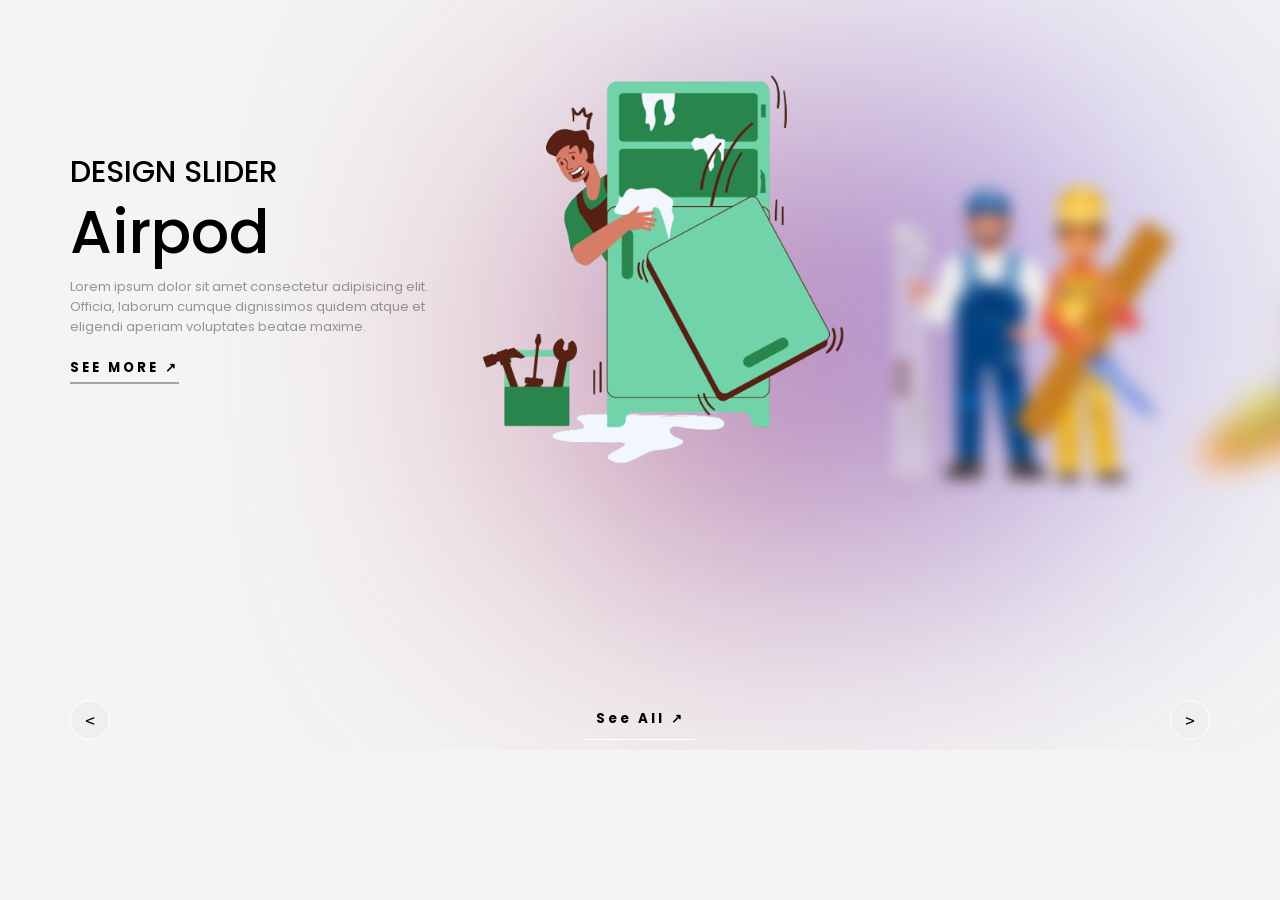
<file: slider.html>
<!DOCTYPE html>
<html lang="en">
<head>
    <meta charset="UTF-8">
    <meta name="viewport" content="width=device-width, initial-scale=1.0">
    <link rel="stylesheet" href="slicers/style.css">
</head>
<body>
    

    <div class="carousel">
        <div class="list">
            <div class="item">
                <img src="slicers/images/img1.png">
                <div class="introduce">
                    <div class="title">DESIGN SLIDER</div>
                    <div class="topic">Airpod</div>
                    <div class="des">
                        <!-- 20 lorem -->
                        Lorem ipsum dolor sit amet consectetur adipisicing elit. Officia, laborum cumque dignissimos quidem atque et eligendi aperiam voluptates beatae maxime.
                    </div>
                    <button class="seeMore">SEE MORE &#8599</button>
                </div>
                <div class="detail">
                    <div class="title">Airpod GHTK</div>
                    <div class="des">
                        <!-- lorem 50 -->
                        Lorem ipsum dolor sit amet, consectetur adipisicing elit. Dolor, reiciendis suscipit nobis nulla animi, modi explicabo quod corrupti impedit illo, accusantium in eaque nam quia adipisci aut distinctio porro eligendi. Reprehenderit nostrum consequuntur ea! Accusamus architecto dolores modi ducimus facilis quas voluptatibus! Tempora ratione accusantium magnam nulla tenetur autem beatae.
                    </div>
                    <div class="specifications">
                        <div>
                            <p>Used Time</p>
                            <p>6 hours</p>
                        </div>
                        <div>
                            <p>Charging port</p>
                            <p>Type-C</p>
                        </div>
                        <div>
                            <p>Compatible</p>
                            <p>Android</p>
                        </div>
                        <div>
                            <p>Bluetooth</p>
                            <p>5.3</p>
                        </div>
                        <div>
                            <p>Controlled</p>
                            <p>Touch</p>
                        </div>
                    </div>
                    <div class="checkout">
                        <button>ADD TO CART</button>
                        <button>CHECKOUT</button>
                    </div>
                </div>
            </div>

            <div class="item">
                <img src="slicers/images/img2.png">
                <div class="introduce">
                    <div class="title">DESIGN SLIDER</div>
                    <div class="topic">Airpod</div>
                    <div class="des">
                        <!-- 20 lorem -->
                        Lorem ipsum dolor sit amet consectetur adipisicing elit. Officia, laborum cumque dignissimos quidem atque et eligendi aperiam voluptates beatae maxime.
                    </div>
                    <button class="seeMore">SEE MORE &#8599</button>
                </div>
                <div class="detail">
                    <div class="title">Airpod GHTK</div>
                    <div class="des">
                        <!-- lorem 50 -->
                        Lorem ipsum dolor sit amet, consectetur adipisicing elit. Dolor, reiciendis suscipit nobis nulla animi, modi explicabo quod corrupti impedit illo, accusantium in eaque nam quia adipisci aut distinctio porro eligendi. Reprehenderit nostrum consequuntur ea! Accusamus architecto dolores modi ducimus facilis quas voluptatibus! Tempora ratione accusantium magnam nulla tenetur autem beatae.
                    </div>
                    <div class="specifications">
                        <div>
                            <p>Used Time</p>
                            <p>6 hours</p>
                        </div>
                        <div>
                            <p>Charging port</p>
                            <p>Type-C</p>
                        </div>
                        <div>
                            <p>Compatible</p>
                            <p>Android</p>
                        </div>
                        <div>
                            <p>Bluetooth</p>
                            <p>5.3</p>
                        </div>
                        <div>
                            <p>Controlled</p>
                            <p>Touch</p>
                        </div>
                    </div>
                    <div class="checkout">
                        <button>ADD TO CART</button>
                        <button>CHECKOUT</button>
                    </div>
                </div>
            </div>

            <div class="item">
                <img src="slicers/images/img3.png">
                <div class="introduce">
                    <div class="title">DESIGN SLIDER</div>
                    <div class="topic">Airpod</div>
                    <div class="des">
                        <!-- 20 lorem -->
                        Lorem ipsum dolor sit amet consectetur adipisicing elit. Officia, laborum cumque dignissimos quidem atque et eligendi aperiam voluptates beatae maxime.
                    </div>
                    <button class="seeMore">SEE MORE &#8599</button>
                </div>
                <div class="detail">
                    <div class="title">Airpod GHTK</div>
                    <div class="des">
                        <!-- lorem 50 -->
                        Lorem ipsum dolor sit amet, consectetur adipisicing elit. Dolor, reiciendis suscipit nobis nulla animi, modi explicabo quod corrupti impedit illo, accusantium in eaque nam quia adipisci aut distinctio porro eligendi. Reprehenderit nostrum consequuntur ea! Accusamus architecto dolores modi ducimus facilis quas voluptatibus! Tempora ratione accusantium magnam nulla tenetur autem beatae.
                    </div>
                    <div class="specifications">
                        <div>
                            <p>Used Time</p>
                            <p>6 hours</p>
                        </div>
                        <div>
                            <p>Charging port</p>
                            <p>Type-C</p>
                        </div>
                        <div>
                            <p>Compatible</p>
                            <p>Android</p>
                        </div>
                        <div>
                            <p>Bluetooth</p>
                            <p>5.3</p>
                        </div>
                        <div>
                            <p>Controlled</p>
                            <p>Touch</p>
                        </div>
                    </div>
                    <div class="checkout">
                        <button>ADD TO CART</button>
                        <button>CHECKOUT</button>
                    </div>
                </div>
            </div>

            <div class="item">
                <img src="slicers/images/img4.png">
                <div class="introduce">
                    <div class="title">DESIGN SLIDER</div>
                    <div class="topic">Airpod</div>
                    <div class="des">
                        <!-- 20 lorem -->
                        Lorem ipsum dolor sit amet consectetur adipisicing elit. Officia, laborum cumque dignissimos quidem atque et eligendi aperiam voluptates beatae maxime.
                    </div>
                    <button class="seeMore">SEE MORE &#8599</button>
                </div>
                <div class="detail">
                    <div class="title">Airpod GHTK</div>
                    <div class="des">
                        <!-- lorem 50 -->
                        Lorem ipsum dolor sit amet, consectetur adipisicing elit. Dolor, reiciendis suscipit nobis nulla animi, modi explicabo quod corrupti impedit illo, accusantium in eaque nam quia adipisci aut distinctio porro eligendi. Reprehenderit nostrum consequuntur ea! Accusamus architecto dolores modi ducimus facilis quas voluptatibus! Tempora ratione accusantium magnam nulla tenetur autem beatae.
                    </div>
                    <div class="specifications">
                        <div>
                            <p>Used Time</p>
                            <p>6 hours</p>
                        </div>
                        <div>
                            <p>Charging port</p>
                            <p>Type-C</p>
                        </div>
                        <div>
                            <p>Compatible</p>
                            <p>Android</p>
                        </div>
                        <div>
                            <p>Bluetooth</p>
                            <p>5.3</p>
                        </div>
                        <div>
                            <p>Controlled</p>
                            <p>Touch</p>
                        </div>
                    </div>
                    <div class="checkout">
                        <button>ADD TO CART</button>
                        <button>CHECKOUT</button>
                    </div>
                </div>
            </div>

            <div class="item">
                <img src="slicers/images/img5.png">
                <div class="introduce">
                    <div class="title">DESIGN SLIDER</div>
                    <div class="topic">Airpod</div>
                    <div class="des">
                        <!-- 20 lorem -->
                        Lorem ipsum dolor sit amet consectetur adipisicing elit. Officia, laborum cumque dignissimos quidem atque et eligendi aperiam voluptates beatae maxime.
                    </div>
                    <button class="seeMore">SEE MORE &#8599</button>
                </div>
                <div class="detail">
                    <div class="title">Airpod</div>
                    <div class="des">
                        <!-- lorem 50 -->
                        Lorem ipsum dolor sit amet, consectetur adipisicing elit. Dolor, reiciendis suscipit nobis nulla animi, modi explicabo quod corrupti impedit illo, accusantium in eaque nam quia adipisci aut distinctio porro eligendi. Reprehenderit nostrum consequuntur ea! Accusamus architecto dolores modi ducimus facilis quas voluptatibus! Tempora ratione accusantium magnam nulla tenetur autem beatae.
                    </div>
                    <div class="specifications">
                        <div>
                            <p>Used Time</p>
                            <p>6 hours</p>
                        </div>
                        <div>
                            <p>Charging port</p>
                            <p>Type-C</p>
                        </div>
                        <div>
                            <p>Compatible</p>
                            <p>Android</p>
                        </div>
                        <div>
                            <p>Bluetooth</p>
                            <p>5.3</p>
                        </div>
                        <div>
                            <p>Controlled</p>
                            <p>Touch</p>
                        </div>
                    </div>
                    <div class="checkout">
                        <button>ADD TO CART</button>
                        <button>CHECKOUT</button>
                    </div>
                </div>
            </div>

            <div class="item">
                <img src="slicers/images/img6.png">
                <div class="introduce">
                    <div class="title">DESIGN SLIDER</div>
                    <div class="topic">Airpod</div>
                    <div class="des">
                        <!-- 20 lorem -->
                        Lorem ipsum dolor sit amet consectetur adipisicing elit. Officia, laborum cumque dignissimos quidem atque et eligendi aperiam voluptates beatae maxime.
                    </div>
                    <button class="seeMore">SEE MORE &#8599</button>
                </div>
                <div class="detail">
                    <div class="title">Airpod GHTK</div>
                    <div class="des">
                        <!-- lorem 50 -->
                        Lorem ipsum dolor sit amet, consectetur adipisicing elit. Dolor, reiciendis suscipit nobis nulla animi, modi explicabo quod corrupti impedit illo, accusantium in eaque nam quia adipisci aut distinctio porro eligendi. Reprehenderit nostrum consequuntur ea! Accusamus architecto dolores modi ducimus facilis quas voluptatibus! Tempora ratione accusantium magnam nulla tenetur autem beatae.
                    </div>
                    <div class="specifications">
                        <div>
                            <p>Used Time</p>
                            <p>6 hours</p>
                        </div>
                        <div>
                            <p>Charging port</p>
                            <p>Type-C</p>
                        </div>
                        <div>
                            <p>Compatible</p>
                            <p>Android</p>
                        </div>
                        <div>
                            <p>Bluetooth</p>
                            <p>5.3</p>
                        </div>
                        <div>
                            <p>Controlled</p>
                            <p>Touch</p>
                        </div>
                    </div>
                    <div class="checkout">
                        <button>ADD TO CART</button>
                        <button>CHECKOUT</button>
                    </div>
                </div>
            </div>
        </div>
        <div class="arrows">
            <button id="prev"><</button>
            <button id="next">></button>
            <button id="back">See All  &#8599</button>
        </div>
    </div>



    <script src="slicers/app.js"></script>
</body>
</html>
</file>
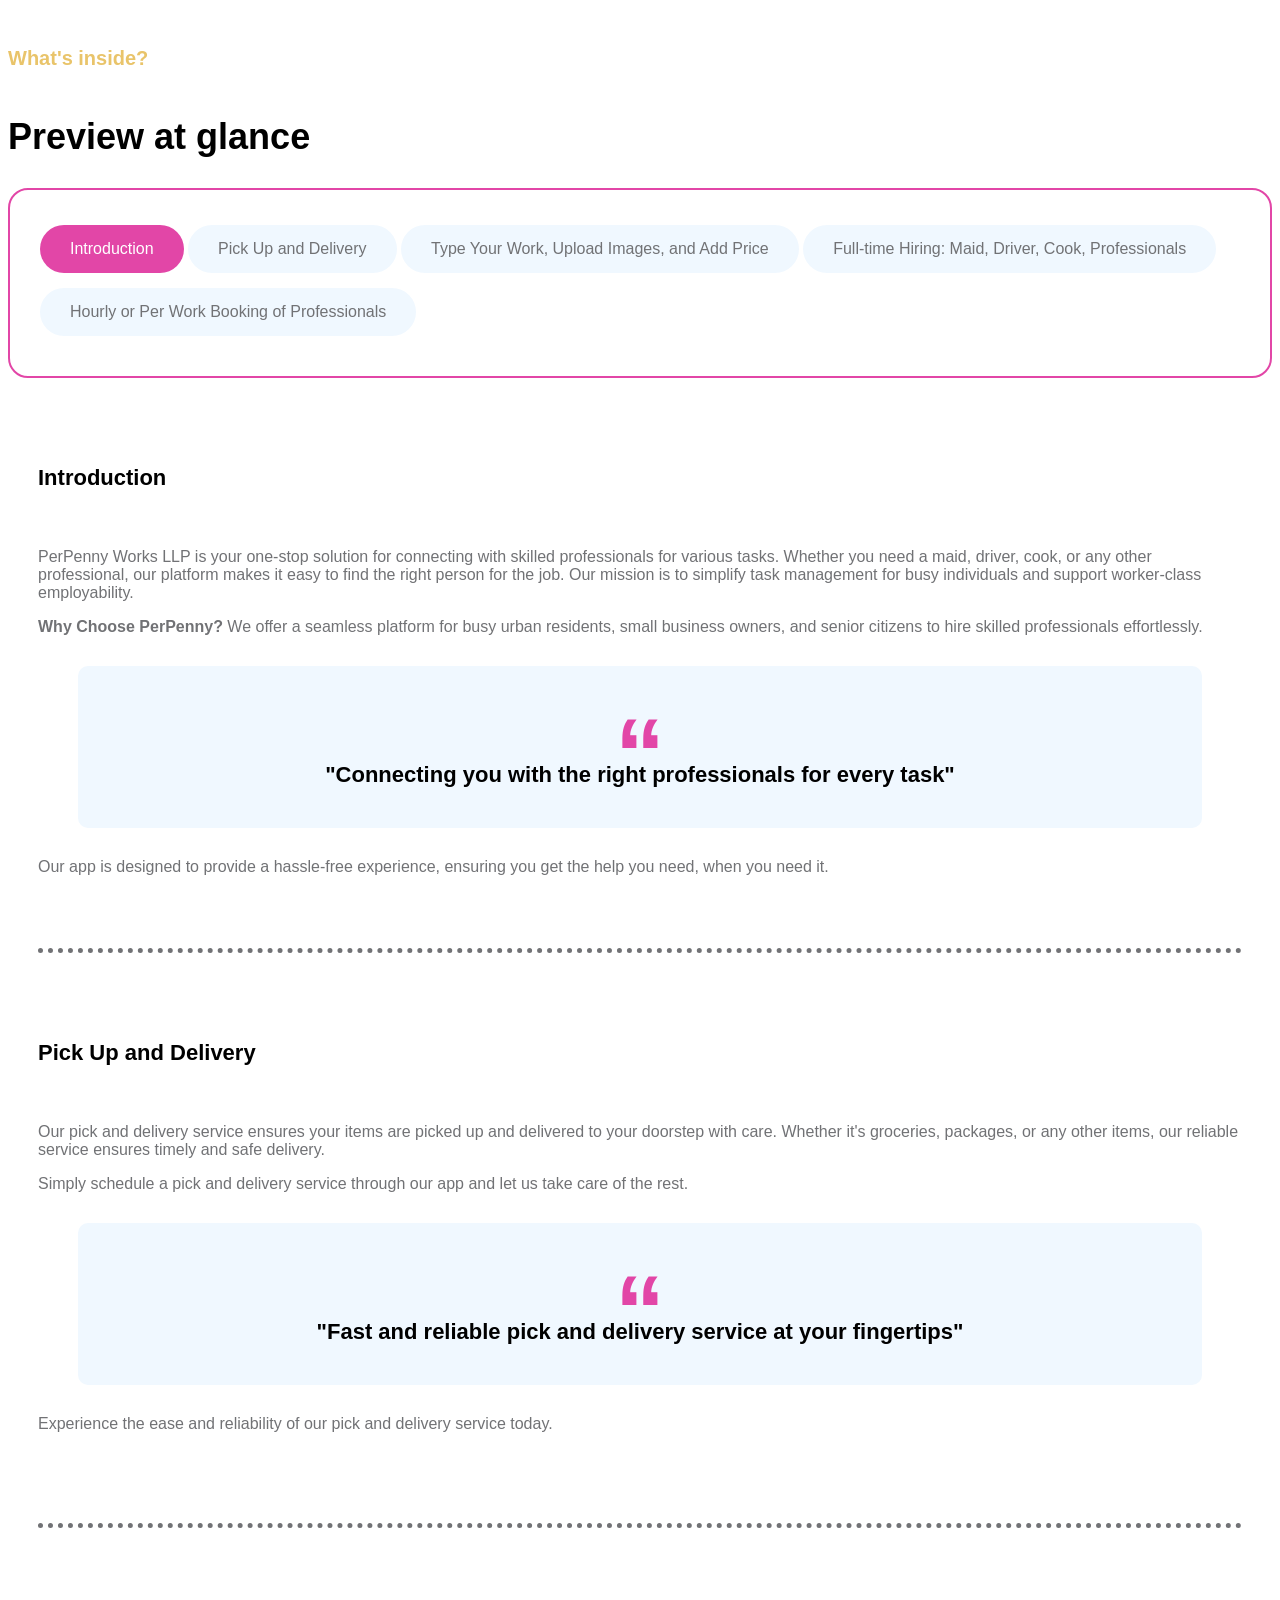
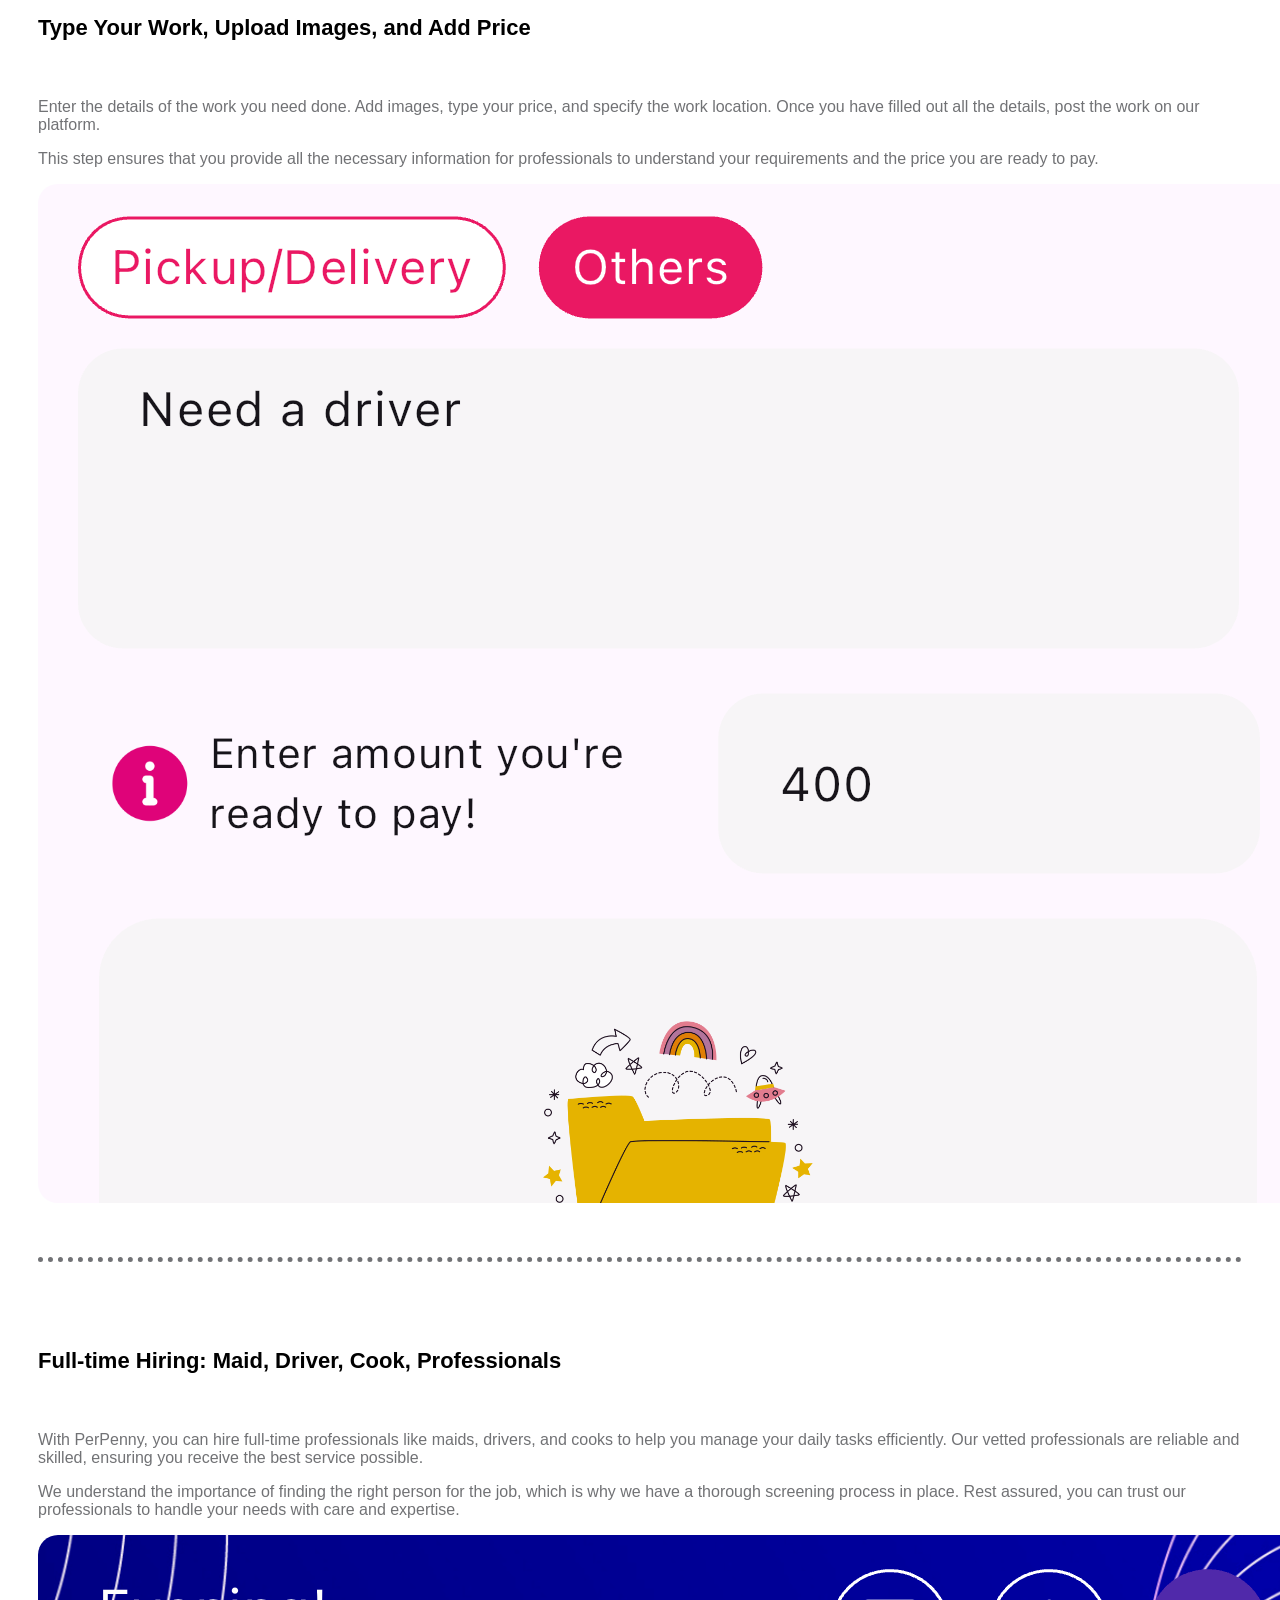
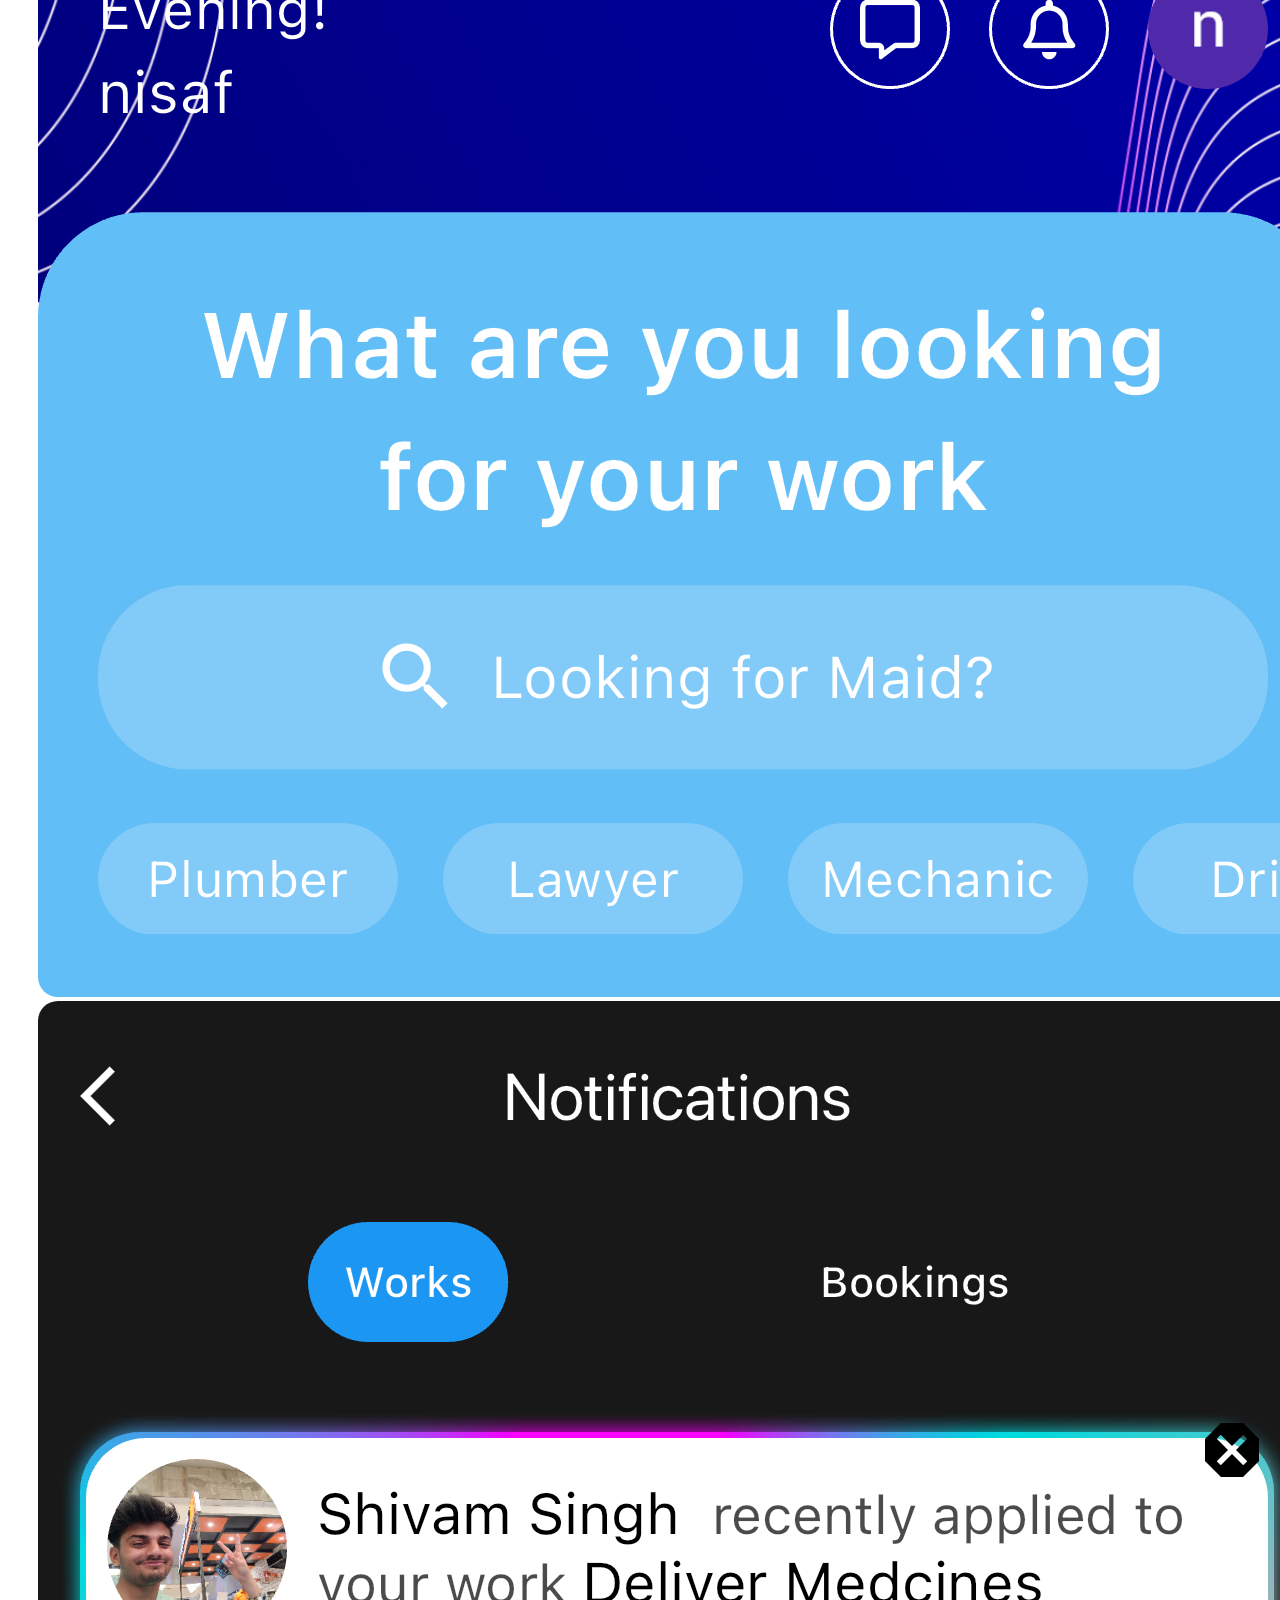
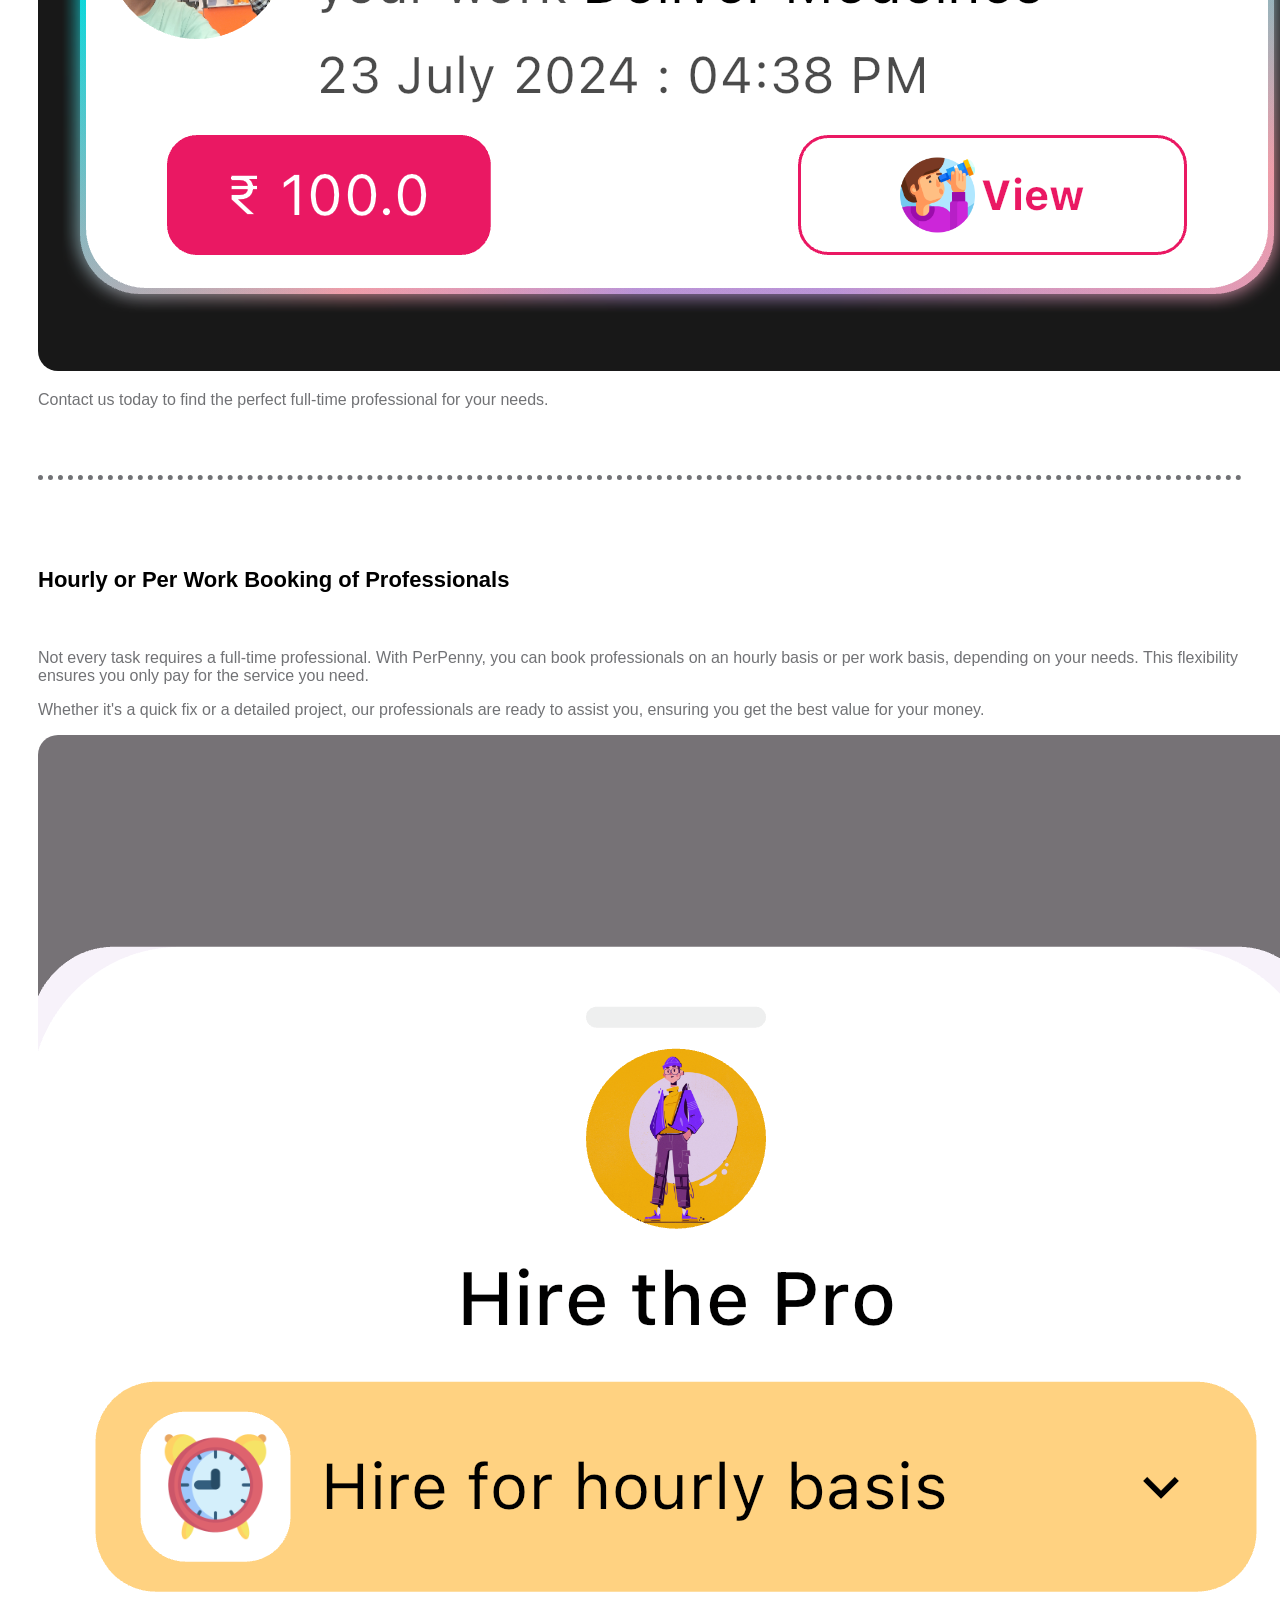
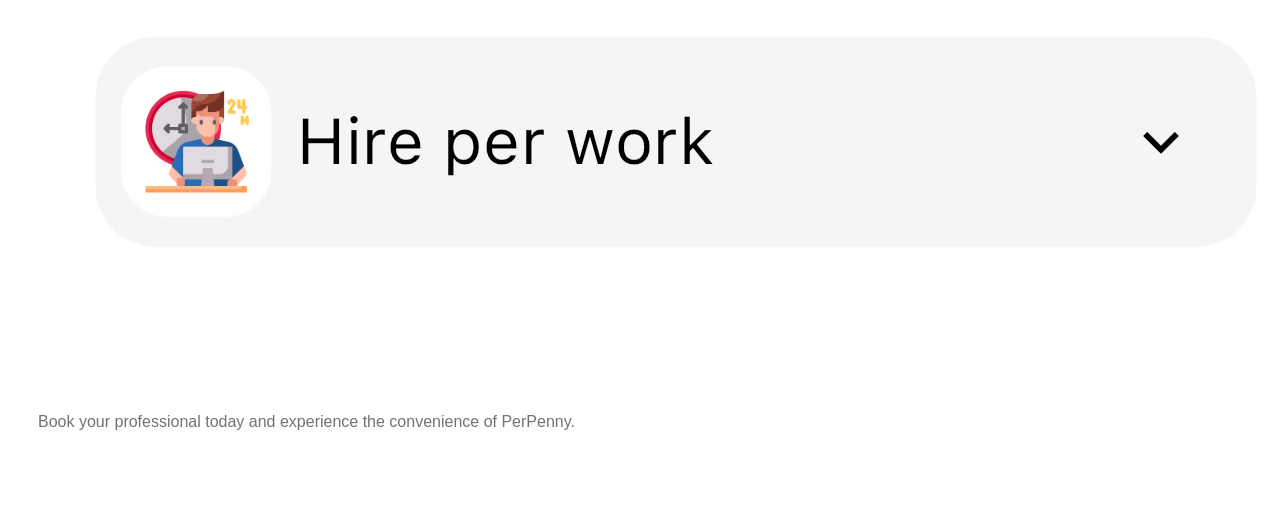
<file: whats.html>
<!doctype html>
<html lang="en">
    <head>
        <meta charset="utf-8">
        <meta name="viewport" content="width=device-width, initial-scale=1">

        <meta name="description" content="">
        <meta name="author" content="">

        <!-- CSS FILES -->        
        <link href="css/templatemo-ebook-landing.css" rel="stylesheet">
        <!--
        TemplateMo 588 ebook landing
        https://templatemo.com/tm-588-ebook-landing
        -->
    </head>
    
    <body>

        <main>

            <section>
                <div class="container">
                    <div class="row">

                        <div class="col-lg-12 col-12 text-center">
                            <h6>What's inside?</h6>
                            <h2 class="mb-5">Preview at glance</h2>
                        </div>

                        <div class="col-lg-4 col-12">
                            <nav id="navbar-example3" class="h-100 flex-column align-items-stretch">
                                <nav class="nav nav-pills flex-column">
                                    <a class="nav-link smoothscroll" href="#item-1">Introduction</a>
                                    <a class="nav-link smoothscroll" href="#item-2">Pick Up and Delivery</a>
                                    <a class="nav-link smoothscroll" href="#item-3">Type Your Work, Upload Images, and Add Price</a>
                                    <a class="nav-link smoothscroll" href="#item-4">Full-time Hiring: Maid, Driver, Cook, Professionals</a>
                                    <a class="nav-link smoothscroll" href="#item-5">Hourly or Per Work Booking of Professionals</a>
                                </nav>
                            </nav>
                        </div>

                        <div class="col-lg-8 col-12">
                            <div data-bs-spy="scroll" data-bs-target="#navbar-example3" data-bs-smooth-scroll="true" class="scrollspy-example-2" tabindex="0">
                                <div class="scrollspy-example-item" id="item-1">
                                    <h5>Introduction</h5>
                                    <p>PerPenny Works LLP is your one-stop solution for connecting with skilled professionals for various tasks. Whether you need a maid, driver, cook, or any other professional, our platform makes it easy to find the right person for the job. Our mission is to simplify task management for busy individuals and support worker-class employability.</p>
                                    <p><strong>Why Choose PerPenny?</strong> We offer a seamless platform for busy urban residents, small business owners, and senior citizens to hire skilled professionals effortlessly.</p>
                                    <blockquote class="blockquote">"Connecting you with the right professionals for every task"</blockquote>
                                    <p>Our app is designed to provide a hassle-free experience, ensuring you get the help you need, when you need it.</p>
                                </div>

                                <div class="scrollspy-example-item" id="item-2">
                                    <h5>Pick Up and Delivery</h5>
                                    <p>Our pick and delivery service ensures your items are picked up and delivered to your doorstep with care. Whether it's groceries, packages, or any other items, our reliable service ensures timely and safe delivery.</p>
                                    <p>Simply schedule a pick and delivery service through our app and let us take care of the rest.</p>
                                    <blockquote class="blockquote">"Fast and reliable pick and delivery service at your fingertips"</blockquote>
                                    <p>Experience the ease and reliability of our pick and delivery service today.</p>
                                </div>

                                <div class="scrollspy-example-item" id="item-3">
                                    <h5>Type Your Work, Upload Images, and Add Price</h5>
                                    <p>Enter the details of the work you need done. Add images, type your price, and specify the work location. Once you have filled out all the details, post the work on our platform.</p>
                                    <p>This step ensures that you provide all the necessary information for professionals to understand your requirements and the price you are ready to pay.</p>
                                    <img src="images/editpost.png" class="scrollspy-example-item-image img-fluid" alt="Work Details">
                                </div>

                                <div class="scrollspy-example-item" id="item-4">
                                    <h5>Full-time Hiring: Maid, Driver, Cook, Professionals</h5>
                                    <p>With PerPenny, you can hire full-time professionals like maids, drivers, and cooks to help you manage your daily tasks efficiently. Our vetted professionals are reliable and skilled, ensuring you receive the best service possible.</p>
                                    <p>We understand the importance of finding the right person for the job, which is why we have a thorough screening process in place. Rest assured, you can trust our professionals to handle your needs with care and expertise.</p>
                                    <div class="row">
                                        <div class="col-lg-6 col-12 mb-3">
                                            <img src="images/hiremaid.png" class="scrollspy-example-item-image img-fluid" alt="Maid Service">
                                        </div>
                                        <div class="col-lg-6 col-12 mb-3">
                                            <img src="images/notification.png" class="scrollspy-example-item-image img-fluid" alt="Driver Service">
                                        </div>
                                    </div>
                                    <p>Contact us today to find the perfect full-time professional for your needs.</p>
                                </div>

                                <div class="scrollspy-example-item" id="item-5">
                                    <h5>Hourly or Per Work Booking of Professionals</h5>
                                    <p>Not every task requires a full-time professional. With PerPenny, you can book professionals on an hourly basis or per work basis, depending on your needs. This flexibility ensures you only pay for the service you need.</p>
                                    <p>Whether it's a quick fix or a detailed project, our professionals are ready to assist you, ensuring you get the best value for your money.</p>
                                    <img src="images/hour.png" class="scrollspy-example-item-image img-fluid mb-3" alt="Hourly Booking">
                                    <p>Book your professional today and experience the convenience of PerPenny.</p>
                                </div>
                            </div>
                        </div>

                    </div>
                </div>
            </section>
        </main>

        <!-- JAVASCRIPT FILES -->
        <script src="js/jquery.min.js"></script>
        <script src="js/bootstrap.bundle.min.js"></script>
        <script src="js/jquery.sticky.js"></script>
        <script src="js/click-scroll.js"></script>
        <script src="js/custom.js"></script>

        

    </body>
</html>
</file>
<file: slicers/style.css>
@import url('https://fonts.googleapis.com/css2?family=Poppins:ital,wght@0,100;0,200;0,300;0,400;0,500;0,600;0,700;0,800;0,900;1,100;1,200;1,300;1,400;1,500;1,600;1,700;1,800;1,900&display=swap');
body{
    margin: 0;
    background-color: #F4F4F4;
    font-family: Poppins;
}
:root{
    --item1-transform: translateX(-100%) translateY(-5%) scale(1.5);
    --item1-filter: blur(30px);
    --item1-zIndex: 11;
    --item1-opacity: 0;

    --item2-transform: translateX(0);
    --item2-filter: blur(0px);
    --item2-zIndex: 10;
    --item2-opacity: 1;

    --item3-transform: translate(50%,10%) scale(0.8);
    --item3-filter: blur(10px);
    --item3-zIndex: 9;
    --item3-opacity: 1;

    --item4-transform: translate(90%,20%) scale(0.5);
    --item4-filter: blur(30px);
    --item4-zIndex: 8;
    --item4-opacity: 1;
    
    --item5-transform: translate(120%,30%) scale(0.3);
    --item5-filter: blur(40px);
    --item5-zIndex: 7;
    --item5-opacity: 0;
}
header{
    width: 1140px;
    max-width: 90%;
    display: flex;
    justify-content: space-between;
    margin: auto;
    height: 50px;
    align-items: center;
}
header .logo{
    font-weight: bold;
}
header nav a{
    margin-left: 30px;
    text-decoration: none;
    color: #555;
    font-weight: 500;
}

/* carousel */
.carousel{
    position: relative;
    height: 800px;
    overflow: hidden;
    margin-top: -50px;
}
.carousel .list{
    position: absolute;
    width: 1140px;
    max-width: 90%;
    height: 80%;
    left: 50%;
    transform: translateX(-50%);
}
.carousel .list .item{
    position: absolute;
    left: 0%;
    width: 70%;
    height: 100%;
    font-size: 15px;
    transition: left 0.5s, opacity 0.5s, width 0.5s;
}
.carousel .list .item:nth-child(n + 6){
    opacity: 0;
}
.carousel .list .item:nth-child(2){
    z-index: 10;
    transform: translateX(0);
}
.carousel .list .item img{
    width: 50%;
    position: absolute;
    right: 0;
    top: 50%;
    transform: translateY(-50%);
    transition: right 1.5s;
}

.carousel .list .item .introduce{
    opacity: 0;
    pointer-events: none;
}
.carousel .list .item:nth-child(2) .introduce{
    opacity: 1;
    pointer-events: auto;
    width: 400px;
    position: absolute;
    top: 50%;
    transform:  translateY(-50%);
    transition: opacity 0.5s;
}
.carousel .list .item .introduce .title{
    font-size: 2em;
    font-weight: 500;
    line-height: 1em;
}
.carousel .list .item .introduce .topic{
    font-size: 4em;
    font-weight: 500;
}
.carousel .list .item .introduce .des{
    font-size: small;
    color: #5559;
}
.carousel .list .item .introduce .seeMore{
    font-family: Poppins;
    margin-top: 1.2em;
    padding: 5px 0;
    border: none;
    border-bottom: 1px solid #555;
    background-color: transparent;
    font-weight: bold;
    letter-spacing: 3px;
    transition: background 0.5s;
}
.carousel .list .item .introduce .seeMore:hover{
    background: #eee;
}
.carousel .list .item:nth-child(1){
    transform: var(--item1-transform);
    filter: var(--item1-filter);
    z-index: var(--item1-zIndex);
    opacity: var(--item1-opacity);
    pointer-events: none;
}
.carousel .list .item:nth-child(3){
    transform: var(--item3-transform);
    filter: var(--item3-filter);
    z-index: var(--item3-zIndex);
}
.carousel .list .item:nth-child(4){
    transform: var(--item4-transform);
    filter: var(--item4-filter);
    z-index: var(--item4-zIndex);
}
.carousel .list .item:nth-child(5){
    transform: var(--item5-transform);
    filter: var(--item5-filter);
    opacity: var(--item5-opacity);
    pointer-events: none;
}
/* animation text in item2 */
.carousel .list .item:nth-child(2) .introduce .title,
.carousel .list .item:nth-child(2) .introduce .topic,
.carousel .list .item:nth-child(2) .introduce .des,
.carousel .list .item:nth-child(2) .introduce .seeMore{
    opacity: 0;
    animation: showContent 0.5s 1s ease-in-out 1 forwards;
}
@keyframes showContent{
    from{
        transform: translateY(-30px);
        filter: blur(10px);
    }to{
        transform: translateY(0);
        opacity: 1;
        filter: blur(0px);
    }
}
.carousel .list .item:nth-child(2) .introduce .topic{
    animation-delay: 1.2s;
}
.carousel .list .item:nth-child(2) .introduce .des{
    animation-delay: 1.4s;
}
.carousel .list .item:nth-child(2) .introduce .seeMore{
    animation-delay: 1.6s;
}
/* next click */
.carousel.next .item:nth-child(1){
    animation: transformFromPosition2 0.5s ease-in-out 1 forwards;
}
@keyframes transformFromPosition2{
    from{
        transform: var(--item2-transform);
        filter: var(--item2-filter);
        opacity: var(--item2-opacity);
    }
}
.carousel.next .item:nth-child(2){
    animation: transformFromPosition3 0.7s ease-in-out 1 forwards;
}
@keyframes transformFromPosition3{
    from{
        transform: var(--item3-transform);
        filter: var(--item3-filter);
        opacity: var(--item3-opacity);
    }
}
.carousel.next .item:nth-child(3){
    animation: transformFromPosition4 0.9s ease-in-out 1 forwards;
}
@keyframes transformFromPosition4{
    from{
        transform: var(--item4-transform);
        filter: var(--item4-filter);
        opacity: var(--item4-opacity);
    }
}
.carousel.next .item:nth-child(4){
    animation: transformFromPosition5 1.1s ease-in-out 1 forwards;
}
@keyframes transformFromPosition5{
    from{
        transform: var(--item5-transform);
        filter: var(--item5-filter);
        opacity: var(--item5-opacity);
    }
}
/* previous */
.carousel.prev .list .item:nth-child(5){
    animation: transformFromPosition4 0.5s ease-in-out 1 forwards;
}
.carousel.prev .list .item:nth-child(4){
    animation: transformFromPosition3 0.7s ease-in-out 1 forwards;
}
.carousel.prev .list .item:nth-child(3){
    animation: transformFromPosition2 0.9s ease-in-out 1 forwards;
}
.carousel.prev .list .item:nth-child(2){
    animation: transformFromPosition1 1.1s ease-in-out 1 forwards;
}
@keyframes transformFromPosition1{
    from{
        transform: var(--item1-transform);
        filter: var(--item1-filter);
        opacity: var(--item1-opacity);        
    }
}

/* detail  */
.carousel .list .item .detail{
    opacity: 0;
    pointer-events: none;
}
/* showDetail */
.carousel.showDetail .list .item:nth-child(3),
.carousel.showDetail .list .item:nth-child(4){
    left: 100%;
    opacity: 0;
    pointer-events: none;
}
.carousel.showDetail .list .item:nth-child(2){
    width: 100%;
}
.carousel.showDetail .list .item:nth-child(2) .introduce{
    opacity: 0;
    pointer-events: none;
}
.carousel.showDetail .list .item:nth-child(2) img{
    right: 50%;
}
.carousel.showDetail .list .item:nth-child(2) .detail{
    opacity: 1;
    width: 50%;
    position: absolute;
    right: 0;
    top: 50%;
    transform: translateY(-50%);
    text-align: right;
    pointer-events: auto;
}
.carousel.showDetail .list .item:nth-child(2) .detail .title{
    font-size: 4em;
}
.carousel.showDetail .list .item:nth-child(2) .detail .specifications{
    display: flex;
    gap: 10px;
    width: 100%;
    border-top: 1px solid #5553;
    margin-top: 20px;
}
.carousel.showDetail .list .item:nth-child(2) .detail .specifications div{
    width: 90px;
    text-align: center;
    flex-shrink: 0;
}
.carousel.showDetail .list .item:nth-child(2) .detail .specifications div p:nth-child(1){
    font-weight: bold;
}
.carousel.carousel.showDetail .list .item:nth-child(2) .checkout button{
    font-family: Poppins;
    background-color: transparent;
    border: 1px solid #5555;
    margin-left: 5px;
    padding: 5px 10px;
    letter-spacing: 2px;
    font-weight: 500;
}
.carousel.carousel.showDetail .list .item:nth-child(2) .checkout button:nth-child(2){
    background-color: #693EFF;
    color: #eee;
}
.carousel.showDetail .list .item:nth-child(2) .detail  .title,
.carousel.showDetail .list .item:nth-child(2) .detail  .des,
.carousel.showDetail .list .item:nth-child(2) .detail .specifications,
.carousel.showDetail .list .item:nth-child(2) .detail .checkout{
    opacity: 0;
    animation: showContent 0.5s 1s ease-in-out 1 forwards;
}
.carousel.showDetail .list .item:nth-child(2) .detail  .des{
    animation-delay: 1.2s;
}
.carousel.showDetail .list .item:nth-child(2) .detail .specifications{
    animation-delay: 1.4s;
}
.carousel.showDetail .list .item:nth-child(2) .detail .checkout{
    animation-delay: 1.6s;
}
.arrows{
    position: absolute;
    bottom: 10px;
    width: 1140px;
    max-width: 90%;
    display: flex;
    justify-content: space-between;
    left: 50%;
    transform: translateX(-50%);
}
#prev,
#next{
    width: 40px;
    height: 40px;
    border-radius: 50%;
    font-family: monospace;
    border: 1px solid white;
    font-size: large;
    bottom: 20%;
    left: 10%;
}
#next{
    left: unset;
    right: 10%;
}
#back{
    position: absolute;
    z-index: 100;
    bottom: 0%;
    left: 50%;
    transform: translateX(-50%);
    border: none;
    border-bottom: 1px solid white;
    font-family: Poppins;
    font-weight: bold;
    letter-spacing: 3px;
    background-color: transparent;
    padding: 10px;
    /* opacity: 0; */
    transition: opacity 0.5s;
}
.carousel.showDetail #back{
    opacity: 1;
}
.carousel.showDetail #prev,
.carousel.showDetail #next{
    opacity: 0;
    pointer-events: none;
}
.carousel::before{
    width: 500px;
    height: 300px;
    content: '';
    background-image: linear-gradient(70deg, #DC422A, blue);
    position: absolute;
    z-index: -1;
    border-radius: 20% 30% 80% 10%;
    filter: blur(150px);
    top: 50%;
    left: 50%;
    transform: translate(-10%, -50%);
    transition: 1s;
}
.carousel.showDetail::before{
    transform: translate(-100%, -50%) rotate(90deg);
    filter: blur(130px);
}
@media screen and (max-width: 991px){
    /* ipad, tablets */
    .carousel .list .item{
        width: 90%;
    }
    .carousel.showDetail .list .item:nth-child(2) .detail .specifications{
        overflow: auto;
    }
    .carousel.showDetail .list .item:nth-child(2) .detail .title{
        font-size: 2em;
    }
}
@media screen and (max-width: 767px){
    /* mobile */
    .carousel{
        height: 600px;
    }
    .carousel .list .item{
        width: 100%;
        font-size: 10px;
    }
    
    .carousel .list{
        height: 100%;
    }
    .carousel .list .item:nth-child(2) .introduce{
        width: 50%;
    }
    
    .carousel .list .item img{
        width: 40%;
    }
    .carousel.showDetail .list .item:nth-child(2) .detail{
        backdrop-filter: blur(10px);
        font-size: small;
    }
    .carousel .list .item:nth-child(2) .introduce .des,
    .carousel.showDetail .list .item:nth-child(2) .detail .des{
        height: 100px;
        overflow: auto;
    }
    .carousel.showDetail .list .item:nth-child(2) .detail .checkout{
        display: flex;
        width: max-content;
        float: right;
    }
}
</file>
<file: css/templatemo-ebook-landing.css>
/*

TemplateMo 588 ebook landing

https://templatemo.com/tm-588-ebook-landing

*/

/*---------------------------------------
  CUSTOM PROPERTIES ( VARIABLES )             
-----------------------------------------*/
:root {
  --white-color:                  #ffffff;
  --primary-color:                #e246a7;
  --secondary-color:              #E9C46A;
  --section-bg-color:             #f0f8ff;
  --custom-btn-bg-color:          #e246a7;
  --custom-btn-bg-hover-color:    #e246a7;
  --dark-color:                   #000000;
  --p-color:                      #717275;
  --link-hover-color:             #e246a7;

  --body-font-family:             'Unbounded', sans-serif;

  --h1-font-size:                 42px;
  --h2-font-size:                 36px;
  --h3-font-size:                 28px;
  --h4-font-size:                 24px;
  --h5-font-size:                 22px;
  --h6-font-size:                 20px;
  --p-font-size:                  16px;
  --menu-font-size:               12px;
  --btn-font-size:                14px;
  --copyright-font-size:          14px;

  --border-radius-large:          100px;
  --border-radius-medium:         20px;
  --border-radius-small:          10px;

  --font-weight-light:            300;
  --font-weight-normal:           400;
  --font-weight-semibold:         600;
  --font-weight-bold:             700;
}

body {
  background-color: var(--white-color);
  font-family: var(--body-font-family); 
}


/*---------------------------------------
  TYPOGRAPHY               
-----------------------------------------*/

h2,
h3,
h4,
h5,
h6 {
  color: var(--dark-color);
}

h1,
h2,
h3,
h4,
h5,
h6 {
  font-weight: var(--font-weight-semibold);
}

h1 {
  font-size: var(--h1-font-size);
  font-weight: var(--font-weight-bold);
}

h2 {
  font-size: var(--h2-font-size);
  font-weight: var(--font-weight-bold);
}

h3 {
  font-size: var(--h3-font-size);
}

h4 {
  font-size: var(--h4-font-size);
}

h5 {
  font-size: var(--h5-font-size);
}

h6 {
  color: var(--secondary-color);
  font-size: var(--h6-font-size);
}

p {
  color: var(--p-color);
  font-size: var(--p-font-size);
  font-weight: var(--font-weight-normal);
}

ul li {
  color: var(--p-color);
  font-size: var(--p-font-size);
  font-weight: var(--font-weight-normal);
}

a, 
button {
  touch-action: manipulation;
  transition: all 0.3s;
}

a {
  display: inline-block;
  color: var(--primary-color);
  text-decoration: none;
}

a:hover {
  color: var(--link-hover-color);
}

b,
strong {
  font-weight: var(--font-weight-bold);
}


/*---------------------------------------
  SECTION               
-----------------------------------------*/
.section-padding {
  padding-top: 100px;
  padding-bottom: 100px;
}

::selection {
  background-color: var(--secondary-color);
  color: var(--white-color);
}


/*---------------------------------------
  AVATAR IMAGE               
-----------------------------------------*/
.avatar-image {
  border: 4px solid var(--white-color);
  border-radius: 100px;
  width: 60px;
  height: 60px;
  object-fit: cover;
}

.avatar-image-left {
  position: relative;
  left: -10px;
}

.avatar-image-left + .avatar-image-left {
  left: -20px;
}

.avatar-image-left + .avatar-image-left + .avatar-image-left {
  left: -30px;
}

.avatar-image-left + .avatar-image-left + .avatar-image-left + .avatar-image-left {
  left: -40px;
}

.avatar-group,
.reviews-group {
  position: relative;
  z-index: 22;
}

.reviews-group {
  display: inline-block;
  vertical-align: top;
}

.reviews-group strong {
  font-size: var(--h3-font-size);
  margin-right: 10px;
}


/*---------------------------------------
  CUSTOM LINK              
-----------------------------------------*/
.link {
  cursor: pointer;
  position: relative;
  white-space: nowrap;
  color: var(--white-color);
}

.link::before,
.link::after {
  position: absolute;
  width: 100%;
  height: 1px;
  background: currentColor;
  top: 100%;
  left: 0;
  pointer-events: none;
}

.link::before {
  content: '';
}

.link--kale::before {
  height: 10px;
  top: 100%;
  opacity: 0;
}

.link--kale:hover::before {
  opacity: 1;
  animation: lineUp 0.3s ease forwards;
}

@keyframes lineUp {
    0% {
      transform-origin: 50% 100%;
      transform: scale3d(1, 0.045, 1);
    }

    50% {
      transform-origin: 50% 100%;
      transform: scale3d(1, 1, 1);
    }

    51% {
      transform-origin: 50% 0%;
      transform: scale3d(1, 1, 1);
    }

    100% {
      transform-origin: 50% 0%;
      transform: scale3d(1, 0.045, 1);
    }
}

.link--kale::after {
    content: '';
    transition: opacity 0.3s;
    opacity: 0;
    transition-delay: 0s;
}

.link--kale:hover::after {
    opacity: 1;
    transition-delay: 0.3s;
}


/*---------------------------------------
  CUSTOM BUTTON               
-----------------------------------------*/
.custom-btn {
  background: var(--custom-btn-bg-color);
  border: 2px solid transparent;
  border-radius: var(--border-radius-large);
  color: var(--white-color);
  font-size: var(--btn-font-size);
  font-weight: var(--font-weight-semibold);
  line-height: normal;
  transition: all 0.3s;
  padding: 10px 20px;
}

.custom-btn:hover {
  background: var(--custom-btn-bg-hover-color);
  color: var(--white-color);
}

.custom-border-btn {
  background: transparent;
  border: 2px solid var(--custom-btn-bg-color);
  color: var(--custom-btn-bg-color);
}

.custom-border-btn:hover {
  background: var(--custom-btn-bg-color);
  border-color: transparent;
  color: var(--white-color);
}

.custom-btn-bg-white {
  border-color: var(--white-color);
  color: var(--white-color);
}

.btn-naira {
  padding: 0;
  position: relative;
  z-index: 1;
  overflow: hidden;
  -webkit-backface-visibility: hidden;
  -webkit-transition: background-color 0.3s;
  transition: background-color 0.3s;
}

.btn-naira::before {
  content: '';
  position: absolute;
  left: -50%;
  width: 200%;
  height: 200%;
  background: var(--primary-color);
  top: -50%;
  z-index: -1;
  -webkit-transform: translate3d(0, -100%, 0) rotate3d(0, 0, 1, -10deg);
  transform: translate3d(0, -100%, 0) rotate3d(0, 0, 1, -10deg);
}

.btn-naira.btn-inverted::before {
  background: var(--primary-color);
}

.btn-naira > span {
  display: block;
  vertical-align: middle;
}

.btn-naira .btn-icon {
  position: absolute;
  top: 0;
  width: 100%;
  left: 0;
  color: var(--white-color);
  -webkit-transform: translate3d(0, -100%, 0);
  transform: translate3d(0, -100%, 0);
}

.btn-naira > span,
.btn-naira .btn-icon {
  padding: 10px 20px;
  -webkit-transition: -webkit-transform 0.3s;
  transition: transform 0.3s;
  -webkit-transition-timing-function: cubic-bezier(0.75, 0, 0.125, 1);
  transition-timing-function: cubic-bezier(0.75, 0, 0.125, 1);
}

.btn-naira:hover::before {
  -webkit-animation: anim-naira-1 0.3s forwards ease-in;
  animation: anim-naira-1 0.3s forwards ease-in;
}

@-webkit-keyframes anim-naira-1 {
  50% {
    -webkit-transform: translate3d(0, -50%, 0) rotate3d(0, 0, 1, -10deg);
    transform: translate3d(0, -50%, 0) rotate3d(0, 0, 1, -10deg);
    -webkit-animation-timing-function: ease-out;
    animation-timing-function: ease-out;
  }
  100% {
    -webkit-transform: translate3d(0, 0%, 0) rotate3d(0, 0, 1, 0deg);
    transform: translate3d(0, 0%, 0) rotate3d(0, 0, 1, 0deg);
  }
}

@keyframes anim-naira-1 {
  50% {
    -webkit-transform: translate3d(0, -50%, 0) rotate3d(0, 0, 1, -10deg);
    transform: translate3d(0, -50%, 0) rotate3d(0, 0, 1, -10deg);
    -webkit-animation-timing-function: ease-out;
    animation-timing-function: ease-out;
  }
  100% {
    -webkit-transform: translate3d(0, 0%, 0) rotate3d(0, 0, 1, 0deg);
    transform: translate3d(0, 0%, 0) rotate3d(0, 0, 1, 0deg);
  }
}

.btn-naira:hover {
  background-color: var(--primary-color);
  -webkit-transition: background-color 0s 0.3s;
  transition: background-color 0s 0.3s;
}

.btn-naira.btn-inverted:hover {
  background-color: var(--primary-color);
}

.btn-naira:hover .btn-icon {
  -webkit-transform: translate3d(0, 0, 0);
  transform: translate3d(0, 0, 0);
}

.btn-naira:hover > span {
  opacity: 0;
  -webkit-transform: translate3d(0, 100%, 0);
  transform: translate3d(0, 100%, 0);
}


/*---------------------------------------
  NAVIGATION              
-----------------------------------------*/
.sticky-wrapper {
  position: absolute;
  top: 0;
  right: 0;
  left: 0;
}

.sticky-wrapper.is-sticky .navbar {
  background-color: rgba(0, 0, 0, 0.85);
}

.navbar {
  background: transparent;
  z-index: 99;
  padding-top: 15px;
  padding-bottom: 15px;
}

.navbar-brand,
.navbar-brand:hover {
  font-size: var(--h3-font-size);
  font-weight: var(--font-weight-bold);
  display: block;
  color: var(--white-color);
}

.navbar-brand-icon {
  background: var(--secondary-color);
  border-radius: var(--border-radius-large);
  display: inline-block;
  vertical-align: top;
  color: var(--white-color);
  font-size: var(--h6-font-size);
  width: 40px;
  height: 40px;
  line-height: 40px;
  text-align: center;
  position: relative;
}

.navbar-brand-icon::after {
  content: "";
  position: absolute;
  z-index: -1;
  top: 10px;
  right: -5px;
  width: 0;
  height: 0;
  border-style: solid;
  border-width: 0 0 20px 20px;
  border-color: transparent transparent var(--secondary-color) transparent;
  pointer-events: none;
  transform: rotate(65deg);
}

.navbar-expand-lg .navbar-nav .nav-link {
  border-radius: var(--border-radius-large);
  margin: 10px;
  padding: 10px;
}

.navbar-nav .nav-link {
  display: inline-block;
  color: var(--white-color);
  font-size: var(--menu-font-size);
  font-weight: var(--font-weight-semibold);
  letter-spacing: 0.5px;
  position: relative;
  padding-top: 15px;
  padding-bottom: 15px;
}

.navbar-nav .nav-link.active, 
.navbar-nav .nav-link:hover {
  color: var(--primary-color);
}

.navbar-toggler {
  border: 0;
  padding: 0;
  cursor: pointer;
  margin: 0;
  width: 30px;
  height: 35px;
  outline: none;
}

.navbar-toggler:focus {
  outline: none;
  box-shadow: none;
}

.navbar-toggler[aria-expanded="true"] .navbar-toggler-icon {
  background: transparent;
}

.navbar-toggler[aria-expanded="true"] .navbar-toggler-icon:before,
.navbar-toggler[aria-expanded="true"] .navbar-toggler-icon:after {
  transition: top 300ms 50ms ease, -webkit-transform 300ms 350ms ease;
  transition: top 300ms 50ms ease, transform 300ms 350ms ease;
  transition: top 300ms 50ms ease, transform 300ms 350ms ease, -webkit-transform 300ms 350ms ease;
  top: 0;
}

.navbar-toggler[aria-expanded="true"] .navbar-toggler-icon:before {
  transform: rotate(45deg);
}

.navbar-toggler[aria-expanded="true"] .navbar-toggler-icon:after {
  transform: rotate(-45deg);
}

.navbar-toggler .navbar-toggler-icon {
  background: var(--white-color);
  transition: background 10ms 300ms ease;
  display: block;
  width: 30px;
  height: 2px;
  position: relative;
}

.navbar-toggler .navbar-toggler-icon:before,
.navbar-toggler .navbar-toggler-icon:after {
  transition: top 300ms 350ms ease, -webkit-transform 300ms 50ms ease;
  transition: top 300ms 350ms ease, transform 300ms 50ms ease;
  transition: top 300ms 350ms ease, transform 300ms 50ms ease, -webkit-transform 300ms 50ms ease;
  position: absolute;
  right: 0;
  left: 0;
  background: var(--white-color);
  width: 30px;
  height: 2px;
  content: '';
}

.navbar-toggler .navbar-toggler-icon::before {
  top: -8px;
}

.navbar-toggler .navbar-toggler-icon::after {
  top: 8px;
}


/*---------------------------------------
  HERO        
-----------------------------------------*/
.hero-section {
  background-image: url('../images/businessman-sitting-by-table-cafe.jpg');
  background-repeat: no-repeat;
  background-size: cover;
  background-position: center;
  position: relative;
  padding-top: 50px;
}

.hero-section::after {
  content: "";
  position: absolute;
  top: 0;
  right: 0;
  bottom: 0;
  left: 0;
  pointer-events: none;
  background-color: rgba(0, 0, 0, 0.45);
}

.hero-section .row {
  position: relative;
  z-index: 22;
  top: 100px;
}

.hero-image {
  position: relative;
  z-index: 2;
  bottom: 100px;
  display: block;
  margin: auto;
}

@media screen and (min-width: 991px) {
  .hero-section {
    height: calc(90vh - 88px);
    padding-top: 350px;
  }
}


/*---------------------------------------
  FEATURED              
-----------------------------------------*/
.featured-section {
  background-color: var(--custom-btn-bg-color);
  position: relative;
  padding-top: 50px;
  padding-bottom: 50px;
}

.featured-section::after {
  content: "";
  position: absolute;
  bottom: 0;
  right: 0;
  width: 0;
  height: 0;
  border-style: solid;
  border-width: 0 0 450px 450px;
  border-color: transparent transparent var(--white-color) transparent;
  pointer-events: none;
}


/*---------------------------------------
  CUSTOM BLOCK              
-----------------------------------------*/
.custom-block {
  background-image: url('../images/businessman-sitting-by-table-cafe.jpg');
  background-repeat: no-repeat;
  background-size: cover;
  background-position: center;
  border-radius: var(--border-radius-medium);
  position: relative;
  overflow: hidden;
}

.custom-block::after {
  content: "";
  position: absolute;
  top: 0;
  right: 0;
  bottom: 0;
  left: 0;
  pointer-events: none;
  background-color: rgba(0, 0, 0, 0.45);
}

.custom-block .avatar-image {
  min-width: 60px;
  margin: auto;
  left: 0;
}

.custom-block .bi-star {
  color: var(--white-color);
}

.custom-block .bi-star-fill {
  color: var(--secondary-color);
}

.custom-block-image-wrap {
  background-color: rgba(231, 111, 81, 0.85);
  border-radius: 0 0 var(--border-radius-medium) var(--border-radius-medium);
  position: relative;
  z-index: 2;
  overflow: hidden;
  margin: auto;
  padding: 25px 45px;
}

.custom-block-info {
  position: relative;
  z-index: 2;
  padding: 30px;
}

.custom-block-info strong,
.custom-block-info p {
  color: var(--white-color);
}

.custom-block-info p {
  color: rgba(255, 255, 255, 0.9);
  line-height: 1.8;
}


/*---------------------------------------
  THE BOOK SECTION            
-----------------------------------------*/
.book-section-info {
  padding-top: 40px;
  padding-right: 40px;
  padding-left: 40px;
}

.nav-pills {
  border: 2px solid var(--primary-color);
  border-radius: var(--border-radius-medium);
  position: sticky;
  top: 120px;
  padding: 30px;
}

.nav-pills .nav-link {
  background: var(--section-bg-color);
  color: var(--p-color);
  border-radius: var(--border-radius-large);
  margin-top: 5px;
  margin-bottom: 10px;
  padding: 15px 30px;
}

.nav-pills .nav-link:hover,
.nav-pills .nav-link.active, 
.nav-pills .show>.nav-link {
  background: var(--primary-color);
  color: var(--white-color);
}

.scrollspy-example-2 {
  padding-right: 30px;
  padding-left: 30px;
}

.scrollspy-example-item {
  border-bottom: 5px dotted var(--p-color);
  min-height: 500px;
  padding-top: 20px;
  padding-bottom: 50px;
}

.scrollspy-example-item:last-child {
  border-bottom: 0;
}

.scrollspy-example-item-image {
  border-radius: var(--border-radius-medium);
}

.scrollspy-example-item h5 {
  padding-top: 30px;
  padding-bottom: 20px;
}

.blockquote {
  background: var(--section-bg-color);
  border-radius: var(--border-radius-small);
  font-size: var(--h5-font-size);
  font-weight: var(--font-weight-semibold);
  color: var(--site-footer-bg-color);
  margin-top: 30px;
  margin-bottom: 30px;
  padding: 80px 40px 40px 40px;
  text-align: center;
}

.blockquote::before {
  content: "“";
  color: var(--custom-btn-bg-color);
  font-size: 100px;
  line-height: 1rem;
  display: block;
}


/*---------------------------------------
  AUTHOR SECTION            
-----------------------------------------*/
.author-section {
  background-image: url('../images/circle-scatter-haikei.png');
  background-repeat: no-repeat;
  background-size: contain;
  background-position: left bottom;
  position: relative;
  margin-top: 50px;
}

.author-image {
  border: 10px solid var(--secondary-color);
  border-radius: 100%;
  display: block;
  margin: auto;
  width: 350px;
  height: 350px;
  object-fit: cover;
}


/*---------------------------------------
  DIVIDER SECTION               
-----------------------------------------*/
.divider-section {
  background-image: url('../images/wave-haikei.png');
  background-repeat: no-repeat;
  background-size: cover;
  background-position: center;
}


/*---------------------------------------
  CONTACT               
-----------------------------------------*/
.contact-section {
  background: var(--custom-btn-bg-color);
  position: relative;
  overflow: hidden;
}

.contact-section::before {
  content: "";
  position: absolute;
  top: 0;
  left: 0;
  width: 0;
  height: 0;
  border-style: solid;
  border-width: 450px 450px 0 0;
  border-color: var(--white-color) transparent transparent;
  pointer-events: none;
}

.contact-section .container {
  position: relative;
}

.contact-section p {
  color: var(--white-color);
  font-size: var(--h6-font-size);
}

.contact-link {
  color: var(--white-color);
}

.contact-section .copyright-text {
  font-size: var(--copyright-font-size);
}


/*---------------------------------------
  EBOOK DOWNLOAD FORM               
-----------------------------------------*/
.ebook-download-form {
  border-radius: var(--border-radius-medium);
  position: relative;
  z-index: 2;
  padding: 50px;
}


/*---------------------------------------
  CUSTOM FORM               
-----------------------------------------*/
.custom-form .form-control {
  border-radius: var(--border-radius-large);
  box-shadow: none;
  color: var(--p-color);
  padding-top: 13px;
  padding-bottom: 13px;
  padding-right: 40px;
  padding-left: 20px;
  outline: none;
}

.custom-form .form-control:focus,
.custom-form .form-control:hover {
  border-color: var(--primary-color);
}

.custom-form .form-control:focus + .input-group-text .custom-form-icon,
.custom-form .form-control:hover + .input-group-text .custom-form-icon {
  opacity: 1;
}

.custom-form .input-group-text {
  background: transparent;
  border: 0;
  border-radius: 0;
  position: absolute;
  top: 0;
  right: 0;
  bottom: 0;
  margin: 10px;
}

.custom-form-icon {
  position: relative;
  z-index: 22;
  opacity: 0;
  transition: opacity 0.3s ease;
}

.input-group:not(.has-validation)>.dropdown-toggle:nth-last-child(n+3), .input-group:not(.has-validation)>.form-floating:not(:last-child)>.form-control, .input-group:not(.has-validation)>.form-floating:not(:last-child)>.form-select, .input-group:not(.has-validation)>:not(:last-child):not(.dropdown-toggle):not(.dropdown-menu):not(.form-floating) {
  border-radius: var(--border-radius-large);
}

.custom-form button[type="submit"] {
  background: var(--custom-btn-bg-color);
  border: none;
  border-radius: var(--border-radius-large);
  color: var(--white-color);
  font-size: var(--p-font-size);
  font-weight: var(--font-weight-semibold);
  transition: all 0.3s;
  margin-bottom: 0;
}

.custom-form button[type="submit"]:hover,
.custom-form button[type="submit"]:focus {
  background: var(--custom-btn-bg-hover-color);
  border-color: transparent;
}


/*---------------------------------------
  SOCIAL ICON               
-----------------------------------------*/
.social-icon {
  margin: 0;
  padding: 0;
}

.social-icon-item {
  list-style: none;
  display: inline-block;
  vertical-align: top;
}

.social-icon-link {
  background: var(--secondary-color);
  border-radius: var(--border-radius-large);
  color: var(--white-color);
  font-size: var(--copyright-font-size);
  display: block;
  margin-right: 10px;
  text-align: center;
  width: 35px;
  height: 35px;
  line-height: 36px;
  transition: background 0.2s, color 0.2s;
}

.social-icon-link:hover {
  background: var(--primary-color);
  color: var(--white-color);
}


/*---------------------------------------
  RESPONSIVE STYLES               
-----------------------------------------*/
@media screen and (max-width: 991px) {
  h1 {
    font-size: 48px;
  }

  h2 {
    font-size: 36px;
  }

  h3 {
    font-size: 32px;
  }

  h4 {
    font-size: 28px;
  }

  h5 {
    font-size: 20px;
  }

  h6 {
    font-size: 18px;
  }

  .section-padding {
    padding-top: 50px;
    padding-bottom: 50px;
  }
  
  .navbar {
    background-color: rgba(0, 0, 0, 0.65);
  }

  .navbar-expand-lg .navbar-nav {
    padding-bottom: 20px;
  }

  .navbar-expand-lg .navbar-nav .nav-link {
    padding: 0;
  }

  .scrollspy-example-2 .scrollspy-example-item:first-child {
    padding-top: 0;
  }

  .scrollspy-example-item h5 {
    padding-bottom: 5px;
  }

  .book-section-info {
    padding-top: 20px;
    padding-right: 20px;
    padding-left: 20px;
  }

  .ebook-download-form {
    padding: 30px;
  }
}

@media screen and (max-width: 480px) {
  h1 {
    font-size: 36px;
  }

  h2 {
    font-size: 28px;
  }

  h3 {
    font-size: 26px;
  }

  h4 {
    font-size: 22px;
  }

  h5 {
    font-size: 20px;
  }

  .navbar-brand {
    font-size: var(--p-font-size);
  }

  .navbar-brand-icon {
    width: 30px;
    height: 30px;
    line-height: 30px;
  }

  .navbar-brand-icon::after {
    top: 5px;
  }

  .btn-naira > span, 
  .btn-naira .btn-icon {
    font-size: 12px;
    padding: 5px 15px;
  }
}
</file>
